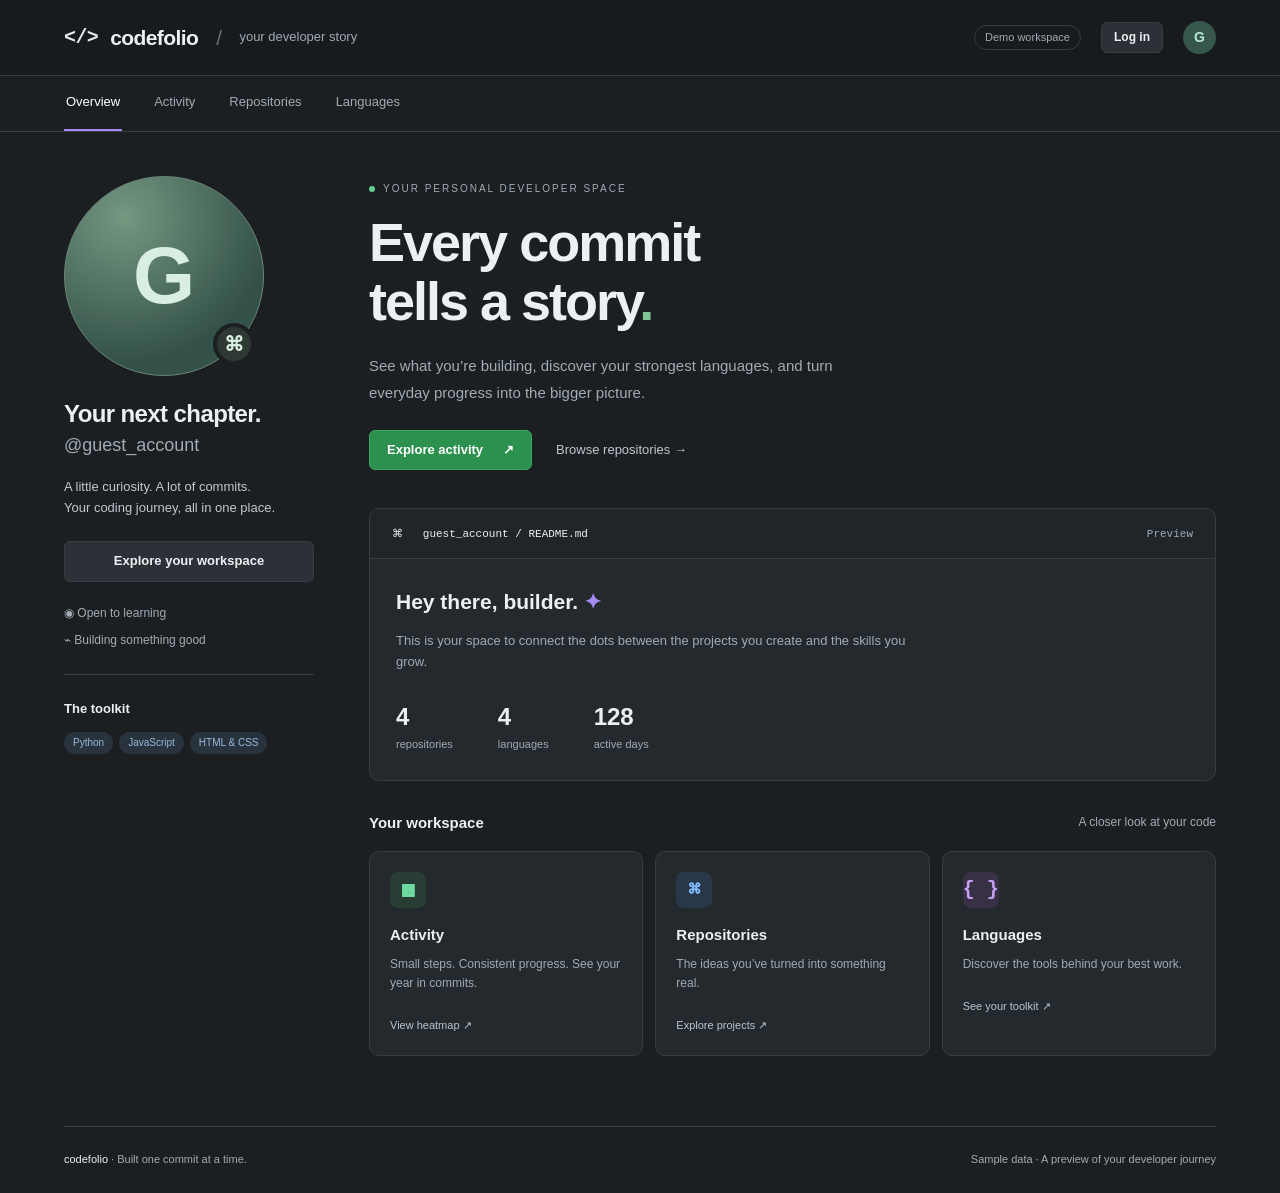
<file: index.html>
<!DOCTYPE html>
<html lang="en">
<head>
<meta charset="UTF-8">
<meta name="viewport" content="width=device-width, initial-scale=1.0"><title>Overview · Codefolio</title>
<link rel="stylesheet" href="styles/main.css">
<link rel="stylesheet" href="styles/home_page.css">
<script src="scripts/accessing_session.js" defer></script>
<script src="scripts/length_systems.js"></script>
    <script>
        //waiting for the page and session script to finish loading
        document.addEventListener("DOMContentLoaded", () => {
            changing_header_logo();

            //changing the big letter and username
            document.getElementById("main_logo").textContent = firstLetter();
            document.getElementById("username").textContent = "@" + gettingUserInfo();
            document.getElementById("username-readme").textContent = gettingUserInfo();

            //changing the langauges
            document.getElementById("language").textContent = lengthOfLOrR("l");

            //changing the repositoires
            document.getElementById("repo").textContent = lengthOfLOrR("r");
        });
    </script>
</head>
<body class="home"><a class="skip" href="#main">Skip to content</a>
<header class="topbar">
    <a class="brand" href="index.html">
        <span class="brand-icon" aria-hidden="true">&lt;/&gt;</span> codefolio
        <span class="brand-divider">/</span>
        <span class="brand-sub">your developer story</span>
    </a>
    <span class="demo-badge">Demo workspace</span>
    <a class="button secondary auth-link" href="login.html" id="login-button">Log in</a>
    <a class="avatar" id="avatar" href="index.html" aria-label="Go to overview">Y</a>
</header>
<div class="nav-wrap">
<nav aria-label="Main navigation"><a href="index.html" aria-current="page">Overview</a><a href="heatmap.html">Activity</a><a href="repositories.html">Repositories</a><a href="languages.html">Languages</a>
</nav>
</div>
<main id="main">
<div class="home-layout">
<aside class="profile">
<div class="profile-avatar" aria-hidden="true"><div id="main_logo">Y</div><span>⌘</span>
</div>
<h1>Your next chapter.</h1>
<p class="handle" id="username">@your-username</p>
<p class="profile-bio">A little curiosity. A lot of commits.<br>Your coding journey, all in one place.</p><a class="button secondary full" href="#explore">Explore your workspace</a>
<div class="profile-meta"><span>◉ Open to learning</span><span>⌁ Building something good</span>
</div>
<div class="profile-rule">
</div>
<h2 class="small-heading">The toolkit</h2>
<div class="chips"><span>Python</span><span>JavaScript</span><span>HTML &amp; CSS</span>
</div>
</aside>
<section class="overview">
<div class="intro-label"><span class="status-dot"></span> YOUR PERSONAL DEVELOPER SPACE</div>
<h2 class="hero-title">Every commit<br>tells a story<span>.</span>
</h2>
<p class="hero-description">See what you’re building, discover your strongest languages, and turn everyday progress into the bigger picture.</p>
<div class="hero-actions"><a class="button primary" href="heatmap.html">Explore activity <span aria-hidden="true">↗</span></a><a class="text-link" href="repositories.html">Browse repositories →</a>
</div>
<div class="readme panel">
<div class="panel-header"><span>⌘ &nbsp; <span id="username-readme">your-username</span> / README.md</span><span class="muted">Preview</span>
</div>
<div class="readme-body">
<h3>Hey there, builder. <span aria-hidden="true">✦</span>
</h3>
<p>This is your space to connect the dots between the projects you create and the skills you grow.</p>
<div class="readme-stats">
<div><strong id="repo"></strong><span>repositories</span>
</div>
<div><strong id="language"></strong><span>languages</span>
</div>
<div><strong>128</strong><span>active days</span>
</div>
</div>
</div>
</div>
<div class="section-title" id="explore">
<h3>Your workspace</h3><span class="muted">A closer look at your code</span>
</div>
<div class="workspace-grid"><a class="workspace-card panel" href="heatmap.html"><span class="tile-icon green">▦</span>
<h3>Activity</h3>
<p>Small steps. Consistent progress. See your year in commits.</p><span class="card-link">View heatmap ↗</span></a><a class="workspace-card panel" href="repositories.html"><span class="tile-icon blue">⌘</span>
<h3>Repositories</h3>
<p>The ideas you’ve turned into something real.</p><span class="card-link">Explore projects ↗</span></a><a class="workspace-card panel" href="languages.html"><span class="tile-icon purple">{ }</span>
<h3>Languages</h3>
<p>Discover the tools behind your best work.</p><span class="card-link">See your toolkit ↗</span></a>
</div>
</section>
</div>
</main>
<footer><span>codefolio <span class="muted">· Built one commit at a time.</span></span><span>Sample data · A preview of your developer journey</span>
</footer>
</body>
</html>
</file>
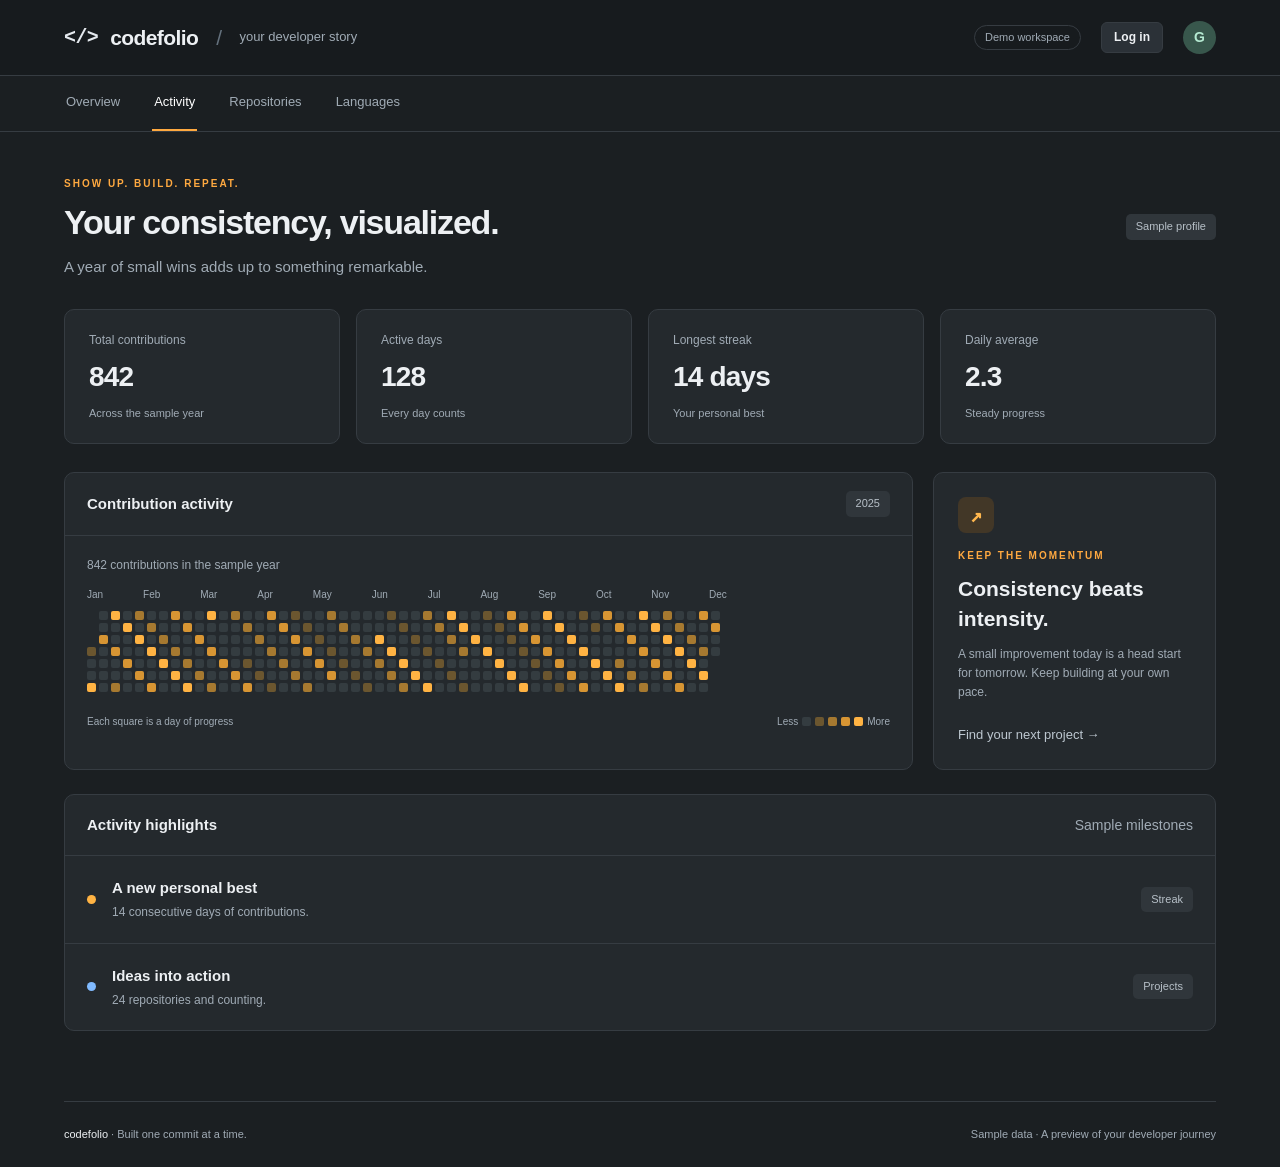
<file: heatmap.html>
<!DOCTYPE html>
<html lang="en">
<head>
<meta charset="UTF-8">
<meta name="viewport" content="width=device-width, initial-scale=1.0"><title>Activity · Codefolio</title>
<link rel="stylesheet" href="styles/main.css">
<link rel="stylesheet" href="styles/heatmap.css">
<script src="scripts/app.js" defer>
</script>
    <script src="scripts/accessing_session.js" defer></script>
<!--    when the dom loads-->
    <script>
        document.addEventListener("DOMContentLoaded", () => {
            changing_header_logo();
        });
    </script>
</head>
<body class="dashboard"><a class="skip" href="#main">Skip to content</a>
<header class="topbar"><a class="brand" href="index.html"><span class="brand-icon" aria-hidden="true">&lt;/&gt;</span> codefolio<span class="brand-divider">/</span><span class="brand-sub">your developer story</span></a><span class="demo-badge">Demo workspace</span><a class="button secondary auth-link" href="login.html" id="login-button">Log in</a><a class="avatar" id="avatar" href="index.html" aria-label="Go to overview">Y</a>
</header>
<div class="nav-wrap">
<nav aria-label="Main navigation"><a href="index.html">Overview</a><a href="heatmap.html" aria-current="page">Activity</a><a href="repositories.html">Repositories</a><a href="languages.html">Languages</a>
</nav>
</div>
<main id="main">
<div class="page-heading">
<div>
<p class="eyebrow">SHOW UP. BUILD. REPEAT.</p>
<h1>Your consistency, visualized.</h1>
<p class="muted">A year of small wins adds up to something remarkable.</p>
</div><span class="sample-label">Sample profile</span>
</div>
<div class="stats-grid">
<div class="panel stat"><span>Total contributions</span><strong>842</strong><small>Across the sample year</small>
</div>
<div class="panel stat"><span>Active days</span><strong>128</strong><small>Every day counts</small>
</div>
<div class="panel stat"><span>Longest streak</span><strong>14 days</strong><small>Your personal best</small>
</div>
<div class="panel stat"><span>Daily average</span><strong>2.3</strong><small>Steady progress</small>
</div>
</div>
<div class="dashboard-grid">
<section class="panel activity-panel">
<div class="panel-header">
<h2>Contribution activity</h2><span class="pill">2025</span>
</div>
<p class="muted chart-description">842 contributions in the sample year</p>
<div class="heatmap-scroll">
<div class="months" aria-hidden="true"><span>Jan</span><span>Feb</span><span>Mar</span><span>Apr</span><span>May</span><span>Jun</span><span>Jul</span><span>Aug</span><span>Sep</span><span>Oct</span><span>Nov</span><span>Dec</span>
</div>
<div id="heatmap" role="img" aria-label="Sample contribution heatmap for 2025. 842 contributions across 128 active days.">
</div>
</div>
<div class="heatmap-bottom"><span class="muted">Each square is a day of progress</span>
<div class="legend">Less <i></i><i></i><i></i><i></i><i></i> More</div>
</div>
</section>
<aside class="panel insight"><span class="tile-icon amber">↗</span>
<p class="eyebrow">KEEP THE MOMENTUM</p>
<h2>Consistency beats intensity.</h2>
<p class="muted">A small improvement today is a head start for tomorrow. Keep building at your own pace.</p><a class="text-link" href="repositories.html">Find your next project →</a>
</aside>
</div>
<section class="panel recent">
<div class="panel-header">
<h2>Activity highlights</h2><span class="muted">Sample milestones</span>
</div>
<div class="milestone"><span class="milestone-dot"></span>
<div>
<h3>A new personal best</h3>
<p class="muted">14 consecutive days of contributions.</p>
</div><span class="pill">Streak</span>
</div>
<div class="milestone"><span class="milestone-dot blue-bg"></span>
<div>
<h3>Ideas into action</h3>
<p class="muted">24 repositories and counting.</p>
</div><span class="pill">Projects</span>
</div>
</section>
</main>
<footer><span>codefolio <span class="muted">· Built one commit at a time.</span></span><span>Sample data · A preview of your developer journey</span>
</footer>
</body>
</html>
</file>
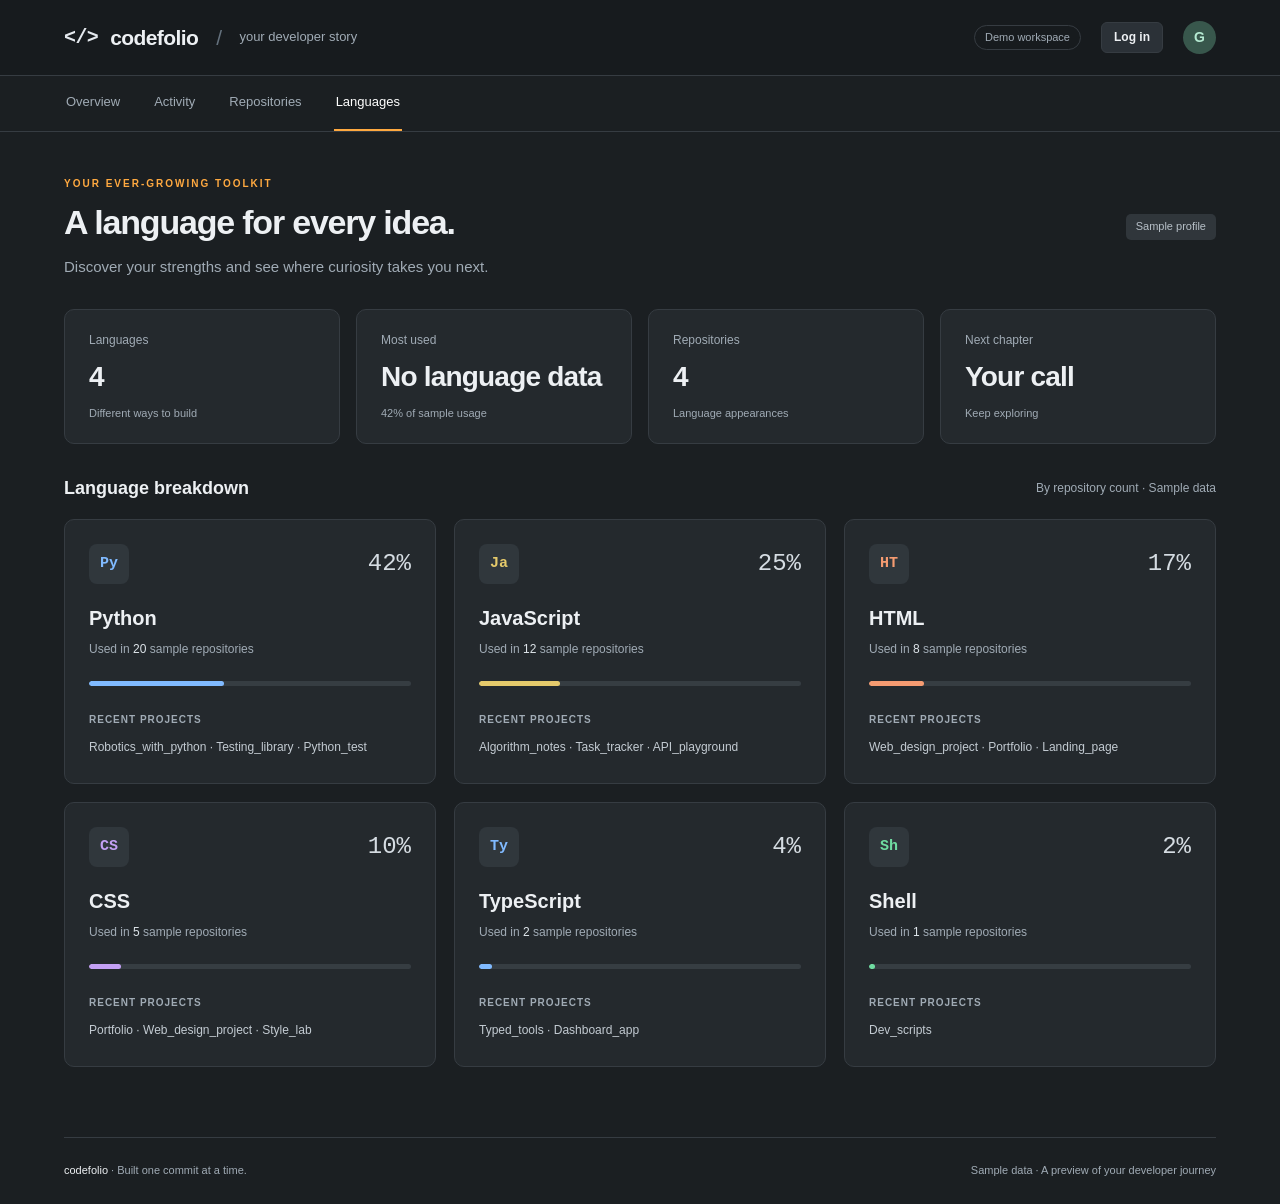
<file: languages.html>
<!DOCTYPE html>
<html lang="en">
<head>
<meta charset="UTF-8">
<meta name="viewport" content="width=device-width, initial-scale=1.0"><title>Languages · Codefolio</title>
<link rel="stylesheet" href="styles/main.css">
<link rel="stylesheet" href="styles/lang.css">
<script src="scripts/app.js" defer>
</script>
    <script src="scripts/accessing_session.js" defer></script>
    <script src="scripts/length_systems.js" defer></script>
    <script src="scripts/most_called.js" defer></script>
    <script>
        document.addEventListener("DOMContentLoaded", () =>{
            changing_header_logo();
            document.getElementById("repo").textContent = lengthOfLOrR("r");
            document.getElementById("lang").textContent = lengthOfLOrR("l");

            //getting the most used langauge
            const most_used_lang = gettingHighestLanguage();
            console.log(most_used_lang);
            document.getElementById("Most_used").textContent = most_used_lang;

        });
    </script>
</head>
<body class="dashboard"><a class="skip" href="#main">Skip to content</a>
<header class="topbar"><a class="brand" href="index.html"><span class="brand-icon" aria-hidden="true">&lt;/&gt;</span> codefolio<span class="brand-divider">/</span><span class="brand-sub">your developer story</span></a><span class="demo-badge">Demo workspace</span><a class="button secondary auth-link" href="login.html" id="login-button">Log in</a><a class="avatar" id="avatar" href="index.html" aria-label="Go to overview">Y</a>
</header>
<div class="nav-wrap">
<nav aria-label="Main navigation"><a href="index.html">Overview</a><a href="heatmap.html">Activity</a><a href="repositories.html">Repositories</a><a href="languages.html" aria-current="page">Languages</a>
</nav>
</div>
<main id="main">
<div class="page-heading">
<div>
<p class="eyebrow">YOUR EVER-GROWING TOOLKIT</p>
<h1>A language for every idea.</h1>
<p class="muted">Discover your strengths and see where curiosity takes you next.</p>
</div><span class="sample-label">Sample profile</span>
</div>
<div class="stats-grid">
<div class="panel stat"><span>Languages</span><strong id="lang"></strong><small>Different ways to build</small>
</div>
<div class="panel stat"><span>Most used</span><strong id="Most_used"></strong><small>42% of sample usage</small>
</div>
<div class="panel stat"><span>Repositories</span><strong id="repo"></strong><small>Language appearances</small>
</div>
<div class="panel stat"><span>Next chapter</span><strong>Your call</strong><small>Keep exploring</small>
</div>
</div>
<div class="section-title">
<h2>Language breakdown</h2><span class="muted">By repository count · Sample data</span>
</div>
<section class="language-grid" aria-label="Language breakdown">
<article class="panel language-card">
<div class="language-card-top"><span class="language-icon blue">Py</span><span class="language-percentage">42%</span>
</div>
<h2>Python</h2>
<p class="muted">Used in <strong>20</strong> sample repositories</p>
<div class="progress"><span class="blue" style="width:42%"></span>
</div>
<h3>Recent projects</h3>
<p class="project-names">Robotics_with_python · Testing_library · Python_test</p>
</article>
<article class="panel language-card">
<div class="language-card-top"><span class="language-icon yellow">Ja</span><span class="language-percentage">25%</span>
</div>
<h2>JavaScript</h2>
<p class="muted">Used in <strong>12</strong> sample repositories</p>
<div class="progress"><span class="yellow" style="width:25%"></span>
</div>
<h3>Recent projects</h3>
<p class="project-names">Algorithm_notes · Task_tracker · API_playground</p>
</article>
<article class="panel language-card">
<div class="language-card-top"><span class="language-icon orange">HT</span><span class="language-percentage">17%</span>
</div>
<h2>HTML</h2>
<p class="muted">Used in <strong>8</strong> sample repositories</p>
<div class="progress"><span class="orange" style="width:17%"></span>
</div>
<h3>Recent projects</h3>
<p class="project-names">Web_design_project · Portfolio · Landing_page</p>
</article>
<article class="panel language-card">
<div class="language-card-top"><span class="language-icon purple">CS</span><span class="language-percentage">10%</span>
</div>
<h2>CSS</h2>
<p class="muted">Used in <strong>5</strong> sample repositories</p>
<div class="progress"><span class="purple" style="width:10%"></span>
</div>
<h3>Recent projects</h3>
<p class="project-names">Portfolio · Web_design_project · Style_lab</p>
</article>
<article class="panel language-card">
<div class="language-card-top"><span class="language-icon blue">Ty</span><span class="language-percentage">4%</span>
</div>
<h2>TypeScript</h2>
<p class="muted">Used in <strong>2</strong> sample repositories</p>
<div class="progress"><span class="blue" style="width:4%"></span>
</div>
<h3>Recent projects</h3>
<p class="project-names">Typed_tools · Dashboard_app</p>
</article>
<article class="panel language-card">
<div class="language-card-top"><span class="language-icon green">Sh</span><span class="language-percentage">2%</span>
</div>
<h2>Shell</h2>
<p class="muted">Used in <strong>1</strong> sample repositories</p>
<div class="progress"><span class="green" style="width:2%"></span>
</div>
<h3>Recent projects</h3>
<p class="project-names">Dev_scripts</p>
</article>
</section>
</main>
<footer><span>codefolio <span class="muted">· Built one commit at a time.</span></span><span>Sample data · A preview of your developer journey</span>
</footer>
</body>
</html>
</file>
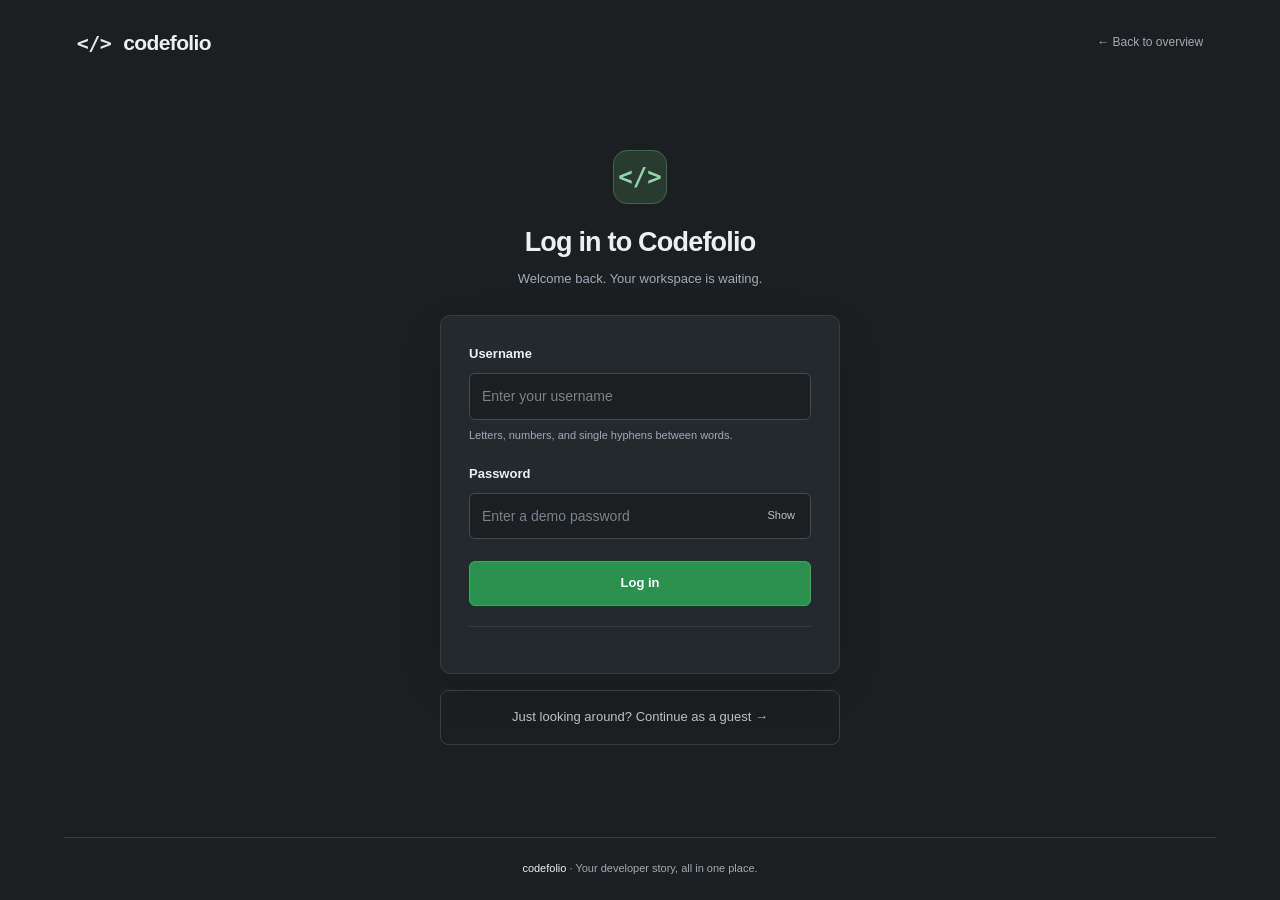
<file: login.html>
<!DOCTYPE html>
<html lang="en">
<head>
    <meta charset="UTF-8">
    <meta name="viewport" content="width=device-width, initial-scale=1.0">
    <title>Log in · Codefolio</title>
    <link rel="stylesheet" href="styles/main.css">
<!--    <script src="scripts/app.js" defer></script>-->
    <script src="scripts/login.js" defer></script>
    <style>
        body { min-height: 100svh; background-color: #1B1F22; display: flex; flex-direction: column; }
        .login-header { padding: 26px 6%; display: flex; justify-content: space-between; align-items: center; gap: 20px; }
        .login-header .brand { font-size: 21px; }
        .back-link { font-size: 12px; color: var(--muted); }
        .back-link:hover, .guest-link:hover { color: white; }
        main.login-main { width: 100%; max-width: 440px; min-height: auto; padding: 32px 20px 60px; margin: auto; }
        .login-heading { text-align: center; margin-bottom: 26px; }
        .login-symbol { width: 54px; height: 54px; margin: 0 auto 22px; display: grid; place-items: center; border: 1px solid #45634e; border-radius: 14px; background: #293b30; color: #8fd5a8; font: 700 24px monospace; }
        .login-heading h1 { font-size: 27px; letter-spacing: -.8px; margin-bottom: 10px; }
        .login-heading p { font-size: 13px; color: var(--muted); }
        .login-card { padding: 28px; box-shadow: 0 16px 45px #00000018; }
        .field { margin-bottom: 20px; }
        .field label { display: block; font-size: 13px; font-weight: 600; margin-bottom: 8px; }
        .field input { display: block; width: 100%; min-width: 0; border: 1px solid #424b53; border-radius: 6px; background: #1B1F22; color: var(--text); padding: 11px 12px; font: inherit; font-size: 14px; }
        .field input::placeholder { color: #78848e; }
        .field input:focus { border-color: #6db88a; outline: 2px solid #6db88a33; outline-offset: 1px; }
        .field-help { margin-top: 7px; font-size: 11px; color: var(--muted); }
        .password-wrap { position: relative; }
        .password-wrap input { padding-right: 65px; }
        .password-toggle { position: absolute; right: 10px; top: 50%; transform: translateY(-50%); border: 0; background: transparent; color: #b7c5be; cursor: pointer; font-size: 11px; padding: 6px; }
        .sign-in { cursor: pointer; padding: 11px; color: white; margin-top: 2px; }
        button:focus-visible { outline: 2px solid #82c69b; outline-offset: 4px; }
        .login-error { color: #ffb5b5; font-size: 12px; margin-top: 14px; }
        .demo-note { margin-top: 20px; padding-top: 18px; border-top: 1px solid var(--border); font-size: 11px; line-height: 1.8; color: var(--muted); }
        .demo-note strong { color: #d0d9d3; font-weight: 500; }
        .guest-link { display: block; text-align: center; padding: 16px; margin-top: 16px; border: 1px solid var(--border); border-radius: 8px; font-size: 13px; color: #b7c5be; }
        .login-footer { justify-content: center; text-align: center; font-size: 11px; padding: 22px 0; }
        @media (max-width: 480px) { .login-header { padding: 20px; } .login-header .brand { font-size: 18px; } .login-card { padding: 24px; } main.login-main { padding-top: 22px; } }
        @media (prefers-reduced-motion: reduce) { html { scroll-behavior: auto; } .button { transition: none; } .button:hover { transform: none; } }
    </style>
</head>
<body>
    <a class="skip" href="#main">Skip to content</a>
    <header class="login-header">
        <a class="brand" href="index.html"><span class="brand-icon" aria-hidden="true">&lt;/&gt;</span> codefolio</a>
        <a class="back-link" href="index.html">← Back to overview</a>
    </header>
    <main id="main" class="login-main">
        <div class="login-heading">
            <div class="login-symbol" aria-hidden="true">&lt;/&gt;</div>
            <h1>Log in to Codefolio</h1>
            <p>Welcome back. Your workspace is waiting.</p>
        </div>
        <section class="panel login-card" aria-label="Login form">
            <form id="demo-login" action="index.html" method="get" onsubmit="event.preventDefault();">
                <div class="field">
                    <label for="login-username">Username</label>
                    <input id="login-username" type="text" autocomplete="username" placeholder="Enter your username" required maxlength="39" pattern="[A-Za-z0-9]+(-[A-Za-z0-9]+)*" aria-describedby="username-help login-note" spellcheck="false" autocapitalize="none">
                    <p id="username-help" class="field-help">Letters, numbers, and single hyphens between words.</p>
                </div>
                <div class="field">
                    <label for="login-password">Password</label>
                    <div class="password-wrap">
                        <input id="login-password" type="password" autocomplete="off" placeholder="Enter a demo password" required aria-describedby="login-note">
                        <button id="password-toggle" class="password-toggle" type="button" aria-label="Show password" aria-controls="login-password" aria-pressed="false">Show</button>
                    </div>
                </div>
                <button class="button primary full sign-in" type="submit" id="submit-button">Log in</button>
                <p id="login-error" class="login-error" role="alert" hidden></p>
            </form>
            <p id="login-note" class="demo-note"></p>
            <noscript><p class="demo-note">JavaScript is needed for demo sign-in. You can still continue as a guest below.</p></noscript>
        </section>
        <a class="guest-link" href="index.html">Just looking around? Continue as a guest →</a>
    </main>
    <footer class="login-footer"><span>codefolio <span class="muted">· Your developer story, all in one place.</span></span></footer>
    <script>
        // login.js saves "username" only after a successful account match.
        // Watch for that result instead of navigating on every form submission.
        const loginPageForm = document.querySelector("#demo-login");
        const loginPageButton = document.querySelector("#submit-button");
        let loginSuccessWatcher;

        loginPageButton.addEventListener("click", event => {
            if (!loginPageForm.reportValidity()) {
                event.preventDefault();
                event.stopImmediatePropagation();
                return;
            }

            window.clearInterval(loginSuccessWatcher);
            const attemptedUsername = document.querySelector("#login-username").value;
            try {
                // An old successful login must not approve a new failed attempt.
                sessionStorage.removeItem("username");
                loginSuccessWatcher = window.setInterval(() => {
                    if (sessionStorage.getItem("username") === attemptedUsername) {
                        window.clearInterval(loginSuccessWatcher);
                        window.location.assign("index.html");
                    }
                }, 150);
            } catch {
                event.preventDefault();
                event.stopImmediatePropagation();
                document.querySelector("#login-note").textContent =
                    "Browser session storage is unavailable. Enable it to test login.";
            }
        }, { capture: true });

        const passwordInput = document.querySelector("#login-password");
        const passwordToggle = document.querySelector("#password-toggle");
        passwordToggle.addEventListener("click", () => {
            const show = passwordInput.type === "password";
            passwordInput.type = show ? "text" : "password";
            passwordToggle.textContent = show ? "Hide" : "Show";
            passwordToggle.setAttribute("aria-label", show ? "Hide password" : "Show password");
            passwordToggle.setAttribute("aria-pressed", String(show));
        });
    </script>
</body>
</html>
</file>
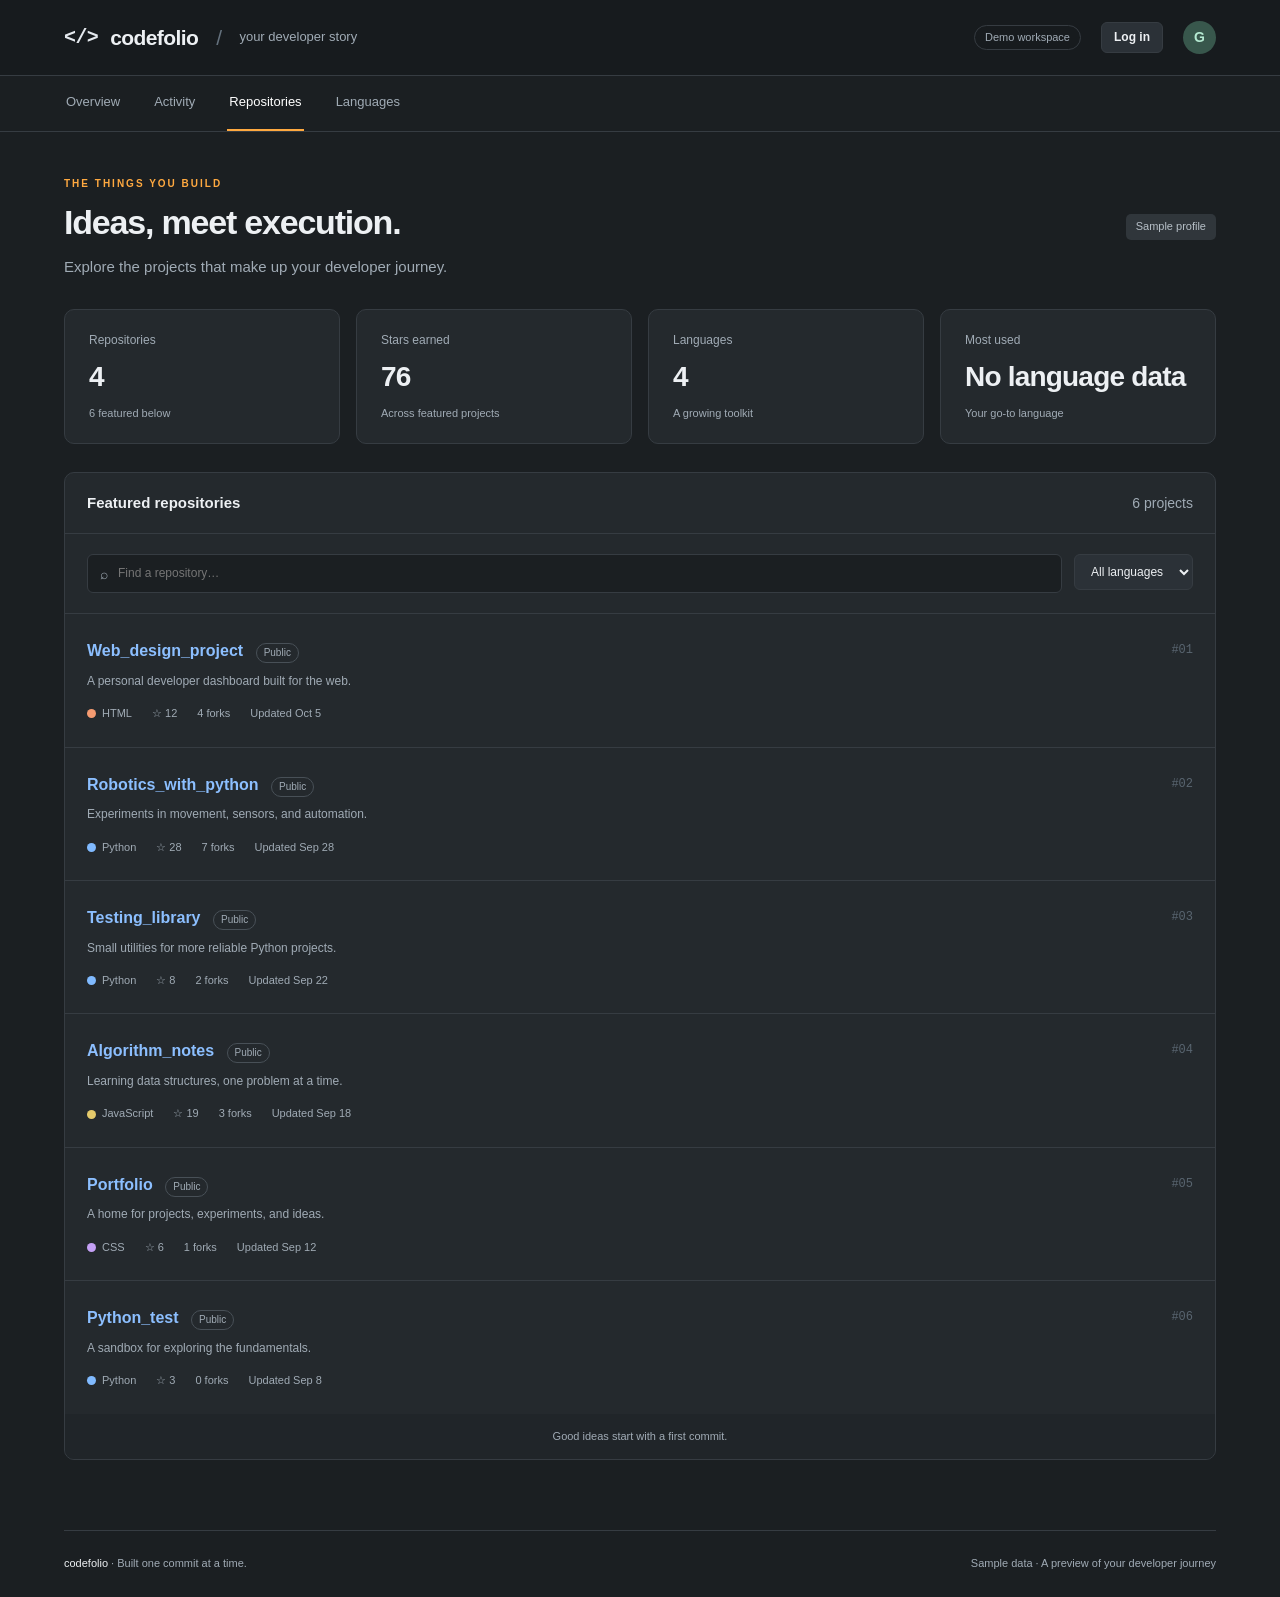
<file: repositories.html>
<!DOCTYPE html>
<html lang="en">
<head>
<meta charset="UTF-8">
<meta name="viewport" content="width=device-width, initial-scale=1.0"><title>Repositories · Codefolio</title>
<link rel="stylesheet" href="styles/main.css">
<link rel="stylesheet" href="styles/repos.css">
<script src="scripts/app.js" defer>
</script>
    <script src="scripts/accessing_session.js" defer></script>
    <script src="scripts/length_systems.js" defer></script>
    <script src="scripts/most_called.js" defer></script>
    <script>
        document.addEventListener("DOMContentLoaded", () =>{
           changing_header_logo();
           document.getElementById("repo").textContent = lengthOfLOrR("r");
           document.getElementById("lang").textContent = lengthOfLOrR("l");

           //getting the most used langauge
            const most_used_lang = gettingHighestLanguage();
            console.log(most_used_lang);
            document.getElementById("Most_used").textContent = most_used_lang;

        });
    </script>
</head>
<body class="dashboard"><a class="skip" href="#main">Skip to content</a>
<header class="topbar"><a class="brand" href="index.html"><span class="brand-icon" aria-hidden="true">&lt;/&gt;</span> codefolio<span class="brand-divider">/</span><span class="brand-sub">your developer story</span></a><span class="demo-badge">Demo workspace</span><a class="button secondary auth-link" href="login.html" id="login-button">Log in</a><a class="avatar" id="avatar" href="index.html" aria-label="Go to overview">Y</a>
</header>
<div class="nav-wrap">
<nav aria-label="Main navigation"><a href="index.html">Overview</a><a href="heatmap.html">Activity</a><a href="repositories.html" aria-current="page">Repositories</a><a href="languages.html">Languages</a>
</nav>
</div>
<main id="main">
<div class="page-heading">
<div>
<p class="eyebrow">THE THINGS YOU BUILD</p>
<h1>Ideas, meet execution.</h1>
<p class="muted">Explore the projects that make up your developer journey.</p>
</div><span class="sample-label">Sample profile</span>
</div>
<div class="stats-grid">
<div class="panel stat"><span>Repositories</span><strong id="repo"></strong><small>6 featured below</small>
</div>
<div class="panel stat"><span>Stars earned</span><strong>76</strong><small>Across featured projects</small>
</div>
<div class="panel stat"><span>Languages</span><strong id="lang"></strong><small>A growing toolkit</small>
</div>
<div class="panel stat"><span>Most used</span><strong id="Most_used"></strong><small>Your go-to language</small>
</div>
</div>
<section class="panel repository-panel">
<div class="panel-header">
<h2>Featured repositories</h2><span class="muted" id="result-count">6 projects</span>
</div>
<div class="filters"><label class="search-label"><span aria-hidden="true">⌕</span><input id="repo-search" type="search" placeholder="Find a repository…" aria-label="Search repositories"></label><label class="select-label"><span class="sr-only">Filter by language</span><select id="language-filter"><option value="all">All languages</option><option value="python">Python</option><option value="javascript">JavaScript</option><option value="html">HTML</option><option value="css">CSS</option></select></label>
</div>
<div id="repo-list">
<article class="repo-row" data-language="html" data-search="web_design_project a personal developer dashboard built for the web.">
<div>
<h2>Web_design_project <span class="visibility">Public</span>
</h2>
<p>A personal developer dashboard built for the web.</p>
<div class="repo-meta"><span><i class="language-dot orange"></i>HTML</span><span aria-label="12 stars">☆ 12</span><span>4 forks</span><span>Updated Oct 5</span>
</div>
</div><span class="repo-rank">#01</span>
</article>
<article class="repo-row" data-language="python" data-search="robotics_with_python experiments in movement, sensors, and automation.">
<div>
<h2>Robotics_with_python <span class="visibility">Public</span>
</h2>
<p>Experiments in movement, sensors, and automation.</p>
<div class="repo-meta"><span><i class="language-dot blue"></i>Python</span><span aria-label="28 stars">☆ 28</span><span>7 forks</span><span>Updated Sep 28</span>
</div>
</div><span class="repo-rank">#02</span>
</article>
<article class="repo-row" data-language="python" data-search="testing_library small utilities for more reliable python projects.">
<div>
<h2>Testing_library <span class="visibility">Public</span>
</h2>
<p>Small utilities for more reliable Python projects.</p>
<div class="repo-meta"><span><i class="language-dot blue"></i>Python</span><span aria-label="8 stars">☆ 8</span><span>2 forks</span><span>Updated Sep 22</span>
</div>
</div><span class="repo-rank">#03</span>
</article>
<article class="repo-row" data-language="javascript" data-search="algorithm_notes learning data structures, one problem at a time.">
<div>
<h2>Algorithm_notes <span class="visibility">Public</span>
</h2>
<p>Learning data structures, one problem at a time.</p>
<div class="repo-meta"><span><i class="language-dot yellow"></i>JavaScript</span><span aria-label="19 stars">☆ 19</span><span>3 forks</span><span>Updated Sep 18</span>
</div>
</div><span class="repo-rank">#04</span>
</article>
<article class="repo-row" data-language="css" data-search="portfolio a home for projects, experiments, and ideas.">
<div>
<h2>Portfolio <span class="visibility">Public</span>
</h2>
<p>A home for projects, experiments, and ideas.</p>
<div class="repo-meta"><span><i class="language-dot purple"></i>CSS</span><span aria-label="6 stars">☆ 6</span><span>1 forks</span><span>Updated Sep 12</span>
</div>
</div><span class="repo-rank">#05</span>
</article>
<article class="repo-row" data-language="python" data-search="python_test a sandbox for exploring the fundamentals.">
<div>
<h2>Python_test <span class="visibility">Public</span>
</h2>
<p>A sandbox for exploring the fundamentals.</p>
<div class="repo-meta"><span><i class="language-dot blue"></i>Python</span><span aria-label="3 stars">☆ 3</span><span>0 forks</span><span>Updated Sep 8</span>
</div>
</div><span class="repo-rank">#06</span>
</article>
</div>
<p id="empty-results" class="empty" hidden>No repositories match. Try another search or language.</p>
<div class="list-footer">Good ideas start with a first commit.</div>
</section>
</main>
<footer><span>codefolio <span class="muted">· Built one commit at a time.</span></span><span>Sample data · A preview of your developer journey</span>
</footer>
</body>
</html>
</file>
<file: styles/main.css>
*{box-sizing:border-box} :root{color-scheme:dark;--bg:#1B1F22;--panel:#24292d;--border:#363c42;--text:#edf0f3;--muted:#a0abb5;--accent:#ffa940}html{scroll-behavior:smooth}body{margin:0;background-color:#1B1F22;color:var(--text);font:14px/1.6 -apple-system,BlinkMacSystemFont,"Segoe UI",Arial,sans-serif}a{color:inherit;text-decoration:none}button,input,select{font:inherit}a,input,select{outline-offset:5px}a:focus-visible,input:focus-visible,select:focus-visible{outline:2px solid #ffa940}h1,h2,h3,p{margin:0}h1{font-size:34px;line-height:1.2;letter-spacing:-1.2px}h2{font-size:18px}h3{font-size:15px}.muted{color:var(--muted)}.topbar{height:76px;border-bottom:1px solid var(--border);display:flex;align-items:center;padding:0 5%;gap:20px;background:#171b1e}.brand{display:flex;align-items:center;gap:12px;font-size:21px;font-weight:700;letter-spacing:-.6px}.brand-icon{font:700 20px monospace;color:#e4e9ee}.brand-divider{font-weight:400;color:#64717d;margin:0 6px}.brand-sub{font-size:13px;font-weight:400;letter-spacing:0;color:var(--muted)}.demo-badge{margin-left:auto;font-size:11px;border:1px solid var(--border);border-radius:20px;padding:3px 10px;color:var(--muted)}.avatar{height:33px;width:33px;display:grid;place-items:center;border-radius:50%;background:#38574c;color:#b4e9d1;font-weight:700}.nav-wrap{border-bottom:1px solid var(--border);padding:0 5%}nav{display:flex;gap:30px;overflow:auto}nav a{padding:16px 2px;white-space:nowrap;color:var(--muted);border-bottom:2px solid transparent;font-size:13px}nav a:hover{color:#fff}nav a[aria-current]{color:#fff;border-color:var(--accent)}main{max-width:1320px;margin:auto;padding:44px 5% 70px;min-height:75vh}.panel{background:var(--panel);border:1px solid var(--border);border-radius:10px;overflow:hidden}.panel-header{display:flex;align-items:center;justify-content:space-between;padding:18px 22px;border-bottom:1px solid var(--border);gap:12px}.panel-header h2{font-size:15px}.button{display:inline-flex;align-items:center;justify-content:center;gap:20px;border:1px solid var(--border);padding:9px 17px;border-radius:6px;font-size:13px;font-weight:600;transition:background .2s,transform .2s}.button:hover{transform:translateY(-1px)}.primary{background:#2c914e;border-color:#3da65e;color:#fff}.primary:hover{background:#34a259}.secondary{background:#2b3137}.secondary:hover{background:#343d45}.full{width:100%}.text-link{color:#bdc7d0;font-size:13px}.text-link:hover{color:#fff}.page-heading{display:flex;justify-content:space-between;align-items:center;gap:20px;margin-bottom:30px}.page-heading .muted{margin-top:12px;font-size:15px}.eyebrow{color:var(--accent);font-size:10px;letter-spacing:2px;font-weight:700;margin-bottom:10px}.sample-label,.pill{font-size:11px;white-space:nowrap;padding:4px 10px;border-radius:5px;background:#30363b;color:#b7c0c8}.stats-grid{display:grid;grid-template-columns:repeat(4,1fr);gap:16px;margin-bottom:28px}.stat{padding:21px 24px;display:flex;flex-direction:column}.stat>span{color:var(--muted);font-size:12px}.stat strong{font-size:28px;letter-spacing:-.8px;margin:5px 0}.stat small{color:var(--muted);font-size:11px}.section-title{display:flex;justify-content:space-between;align-items:center;margin:30px 0 16px;gap:16px}.section-title .muted{font-size:12px}.tile-icon{display:inline-grid;place-items:center;width:36px;height:36px;border-radius:8px;font:600 20px monospace;margin-bottom:15px}.green{color:#6fdca1}.blue{color:#80baff}.purple{color:#c4a0f5}.orange{color:#f59b71}.yellow{color:#e5ca6b}.amber{color:#ffb74e}.tile-icon.green{background:#283e34}.tile-icon.blue{background:#283848}.tile-icon.purple{background:#383044}.tile-icon.amber{background:#423727}footer{margin:0 5%;padding:24px 0;border-top:1px solid var(--border);display:flex;justify-content:space-between;gap:16px;font-size:11px;color:var(--muted)}footer>span:first-child{color:#edf0f3}.skip{position:absolute;top:-100px;padding:10px;background:var(--panel);z-index:10}.skip:focus{top:10px}.sr-only{position:absolute;width:1px;height:1px;padding:0;margin:-1px;overflow:hidden;clip:rect(0,0,0,0);white-space:nowrap;border:0}[hidden]{display:none!important}@media(max-width:800px){.brand-sub,.brand-divider{display:none}.stats-grid{grid-template-columns:repeat(2,1fr)}h1{font-size:28px}.page-heading{align-items:flex-start}.sample-label{display:none}main{padding-top:30px}footer{flex-direction:column}nav{gap:24px}}@media(max-width:420px){.topbar{gap:12px}.brand{font-size:18px}.demo-badge{font-size:10px}.stat{padding:16px}.stat strong{font-size:24px}.section-title{align-items:flex-start;flex-direction:column}}

.auth-link{white-space:nowrap;padding:5px 12px;font-size:12px}.topbar .avatar{flex-shrink:0}.session-notice{padding:12px 16px;margin-bottom:24px;border:1px solid #3b5b48;background:#22372a;border-radius:8px;color:#bfe0ca;font-size:13px}.logout-button{color:var(--text);cursor:pointer}.logout-button:focus-visible{outline:2px solid #82c69b;outline-offset:4px}@media(max-width:550px){.topbar .demo-badge{display:none}.topbar .auth-link{margin-left:auto}.topbar{gap:12px}}
.topbar .demo-badge{max-width:240px;overflow:hidden;text-overflow:ellipsis;white-space:nowrap}.topbar .brand{flex-shrink:0}
</file>
<file: styles/home_page.css>
.home{--accent:#a38bf3}.home-layout{display:grid;grid-template-columns:250px minmax(0,1fr);gap:55px}.profile-avatar{height:200px;width:200px;border-radius:50%;background:radial-gradient(circle at 30% 20%,#749780,#335148 70%);border:1px solid #6b8878;display:grid;place-items:center;font-size:80px;font-weight:600;color:#d8eee1;position:relative;margin-bottom:24px}.profile-avatar span{position:absolute;bottom:10px;right:8px;border:4px solid var(--bg);background:#2f3934;height:42px;width:42px;border-radius:50%;display:grid;place-items:center;font-size:20px}.profile h1{font-size:24px;letter-spacing:-.6px}.handle{font-size:18px;color:var(--muted);margin:2px 0 18px}.profile-bio{color:#c0c8d0;font-size:13px;margin-bottom:22px}.profile-meta{display:flex;flex-direction:column;gap:8px;margin-top:22px;font-size:12px;color:var(--muted)}.profile-rule{border-top:1px solid var(--border);margin:24px 0}.small-heading{font-size:13px;margin-bottom:12px}.chips{display:flex;flex-wrap:wrap;gap:6px}.chips span{font-size:10px;padding:3px 9px;border-radius:20px;background:#29333d;color:#97b9db}.intro-label{font-size:10px;letter-spacing:2px;color:var(--muted);display:flex;align-items:center;gap:8px;margin:5px 0 16px}.status-dot{height:6px;width:6px;border-radius:50%;background:#63cd8c}.hero-title{font-size:54px;line-height:1.1;letter-spacing:-2px;font-weight:650}.hero-title>span{color:#81c497}.hero-description{color:var(--muted);max-width:520px;margin:20px 0 24px;font-size:15px;line-height:1.8}.hero-actions{display:flex;align-items:center;gap:24px;margin-bottom:38px}.readme .panel-header{font:11px monospace;background:#202529}.readme-body{padding:26px}.readme-body h3{font-size:21px;margin-bottom:12px}.readme-body h3 span{color:#a38bf3}.readme-body>p{color:var(--muted);font-size:13px;max-width:520px}.readme-stats{display:flex;gap:45px;margin-top:25px}.readme-stats>div{display:flex;flex-direction:column}.readme-stats strong{font-size:24px;font-weight:600}.readme-stats span{font-size:11px;color:var(--muted)}.workspace-grid{display:grid;grid-template-columns:repeat(3,1fr);gap:12px}.workspace-card{padding:20px;transition:border-color .2s,transform .2s}.workspace-card:hover{border-color:#738378;transform:translateY(-3px)}.workspace-card p{font-size:12px;color:var(--muted);margin:8px 0 20px}.card-link{font-size:11px;color:#b6c5d1}@media(max-width:1000px){.home-layout{gap:30px;grid-template-columns:200px minmax(0,1fr)}.profile-avatar{height:170px;width:170px}.workspace-grid{grid-template-columns:1fr}.hero-title{font-size:44px}}@media(max-width:700px){.home-layout{grid-template-columns:1fr}.profile{display:none}.hero-title{font-size:44px}.workspace-grid{grid-template-columns:1fr}.hero-actions{flex-wrap:wrap;gap:16px}.readme-stats{gap:30px}.intro-label{font-size:9px}}
</file>
<file: styles/heatmap.css>
.dashboard-grid{display:grid;grid-template-columns:minmax(0,3fr) minmax(230px,1fr);gap:20px}.activity-panel{padding-bottom:20px}.chart-description{padding:20px 22px 12px;font-size:12px}.heatmap-scroll{overflow-x:auto;margin:0 22px;padding-bottom:12px}.months{display:flex;justify-content:space-between;width:640px;color:var(--muted);font-size:10px;margin-bottom:8px}#heatmap{display:grid;grid-template-rows:repeat(7,9px);grid-auto-flow:column;grid-auto-columns:9px;gap:3px;width:max-content}.heat-cell{border-radius:2px;background:#343c40}.heat-cell[data-level="1"]{background:#6b562f}.heat-cell[data-level="2"]{background:#a67930}.heat-cell[data-level="3"]{background:#d79533}.heat-cell[data-level="4"]{background:#ffb343}.heatmap-bottom{display:flex;align-items:center;justify-content:space-between;gap:14px;padding:10px 22px 0;font-size:10px}.legend{display:flex;gap:4px;align-items:center;color:var(--muted)}.legend i{width:9px;height:9px;background:#343c40;border-radius:2px}.legend i:nth-of-type(2){background:#6b562f}.legend i:nth-of-type(3){background:#a67930}.legend i:nth-of-type(4){background:#d79533}.legend i:nth-of-type(5){background:#ffb343}.insight{padding:24px}.insight h2{font-size:21px;line-height:1.4;margin-bottom:12px}.insight .muted{font-size:12px;margin-bottom:20px}.recent{margin-top:24px}.milestone{padding:20px 22px;display:flex;align-items:center;gap:16px}.milestone+.milestone{border-top:1px solid var(--border)}.milestone p{font-size:12px;margin-top:3px}.milestone>.pill{margin-left:auto}.milestone-dot{width:9px;height:9px;background:#ffb343;border-radius:50%;flex-shrink:0}.blue-bg{background:#80baff}@media(max-width:1000px){.dashboard-grid{grid-template-columns:1fr}.insight{display:none}}@media(max-width:500px){.heatmap-bottom{align-items:flex-start;flex-direction:column}}
</file>
<file: styles/lang.css>
.language-grid{display:grid;grid-template-columns:repeat(3,minmax(0,1fr));gap:18px}.language-card{padding:24px}.language-card-top{display:flex;align-items:center;justify-content:space-between;margin-bottom:18px}.language-icon{font:600 15px monospace;width:40px;height:40px;border-radius:8px;background:#30373c;display:grid;place-items:center}.language-percentage{font:24px monospace;color:#d5dce2}.language-card h2{font-size:20px;margin-bottom:6px}.language-card>.muted{font-size:12px}.language-card strong{color:#dde4e9;font-weight:500}.progress{height:5px;border-radius:5px;background:#363d42;margin:22px 0 26px;overflow:hidden}.progress span{display:block;height:100%;background:currentColor;border-radius:5px}.language-card h3{font-size:10px;letter-spacing:1px;text-transform:uppercase;color:var(--muted);margin-bottom:8px}.project-names{font-size:12px;line-height:1.9;color:#c3cbd2;overflow-wrap:anywhere}@media(max-width:950px){.language-grid{grid-template-columns:repeat(2,minmax(0,1fr))}}@media(max-width:560px){.language-grid{grid-template-columns:1fr}}
</file>
<file: styles/repos.css>
.filters{display:flex;gap:12px;padding:20px 22px;border-bottom:1px solid var(--border)}.search-label{display:flex;align-items:center;gap:10px;flex:1;background:#1B1F22;border:1px solid var(--border);border-radius:6px;padding:0 12px;color:var(--muted);min-width:0}.search-label input{width:100%;min-width:0;padding:9px 0;background:transparent;border:0;color:var(--text);font-size:12px}.select-label select{background:#2b3137;border:1px solid var(--border);border-radius:6px;color:var(--text);padding:9px 12px;font-size:12px}.repo-row{display:flex;justify-content:space-between;gap:20px;padding:24px 22px}.repo-row+.repo-row{border-top:1px solid var(--border)}.repo-row h2{font-size:16px;color:#8cbfff;overflow-wrap:anywhere}.visibility{font-size:10px;font-weight:400;color:var(--muted);border:1px solid #485057;padding:1px 7px;border-radius:20px;margin-left:8px;display:inline-block}.repo-row p{color:var(--muted);font-size:12px;margin:8px 0 14px}.repo-meta{display:flex;flex-wrap:wrap;gap:20px;font-size:11px;color:var(--muted)}.repo-meta>span:first-child{display:flex;align-items:center;gap:6px}.language-dot{width:9px;height:9px;border-radius:50%;background:currentColor}.repo-rank{color:#596570;font:12px monospace;padding-top:5px}.list-footer{background:#202529;padding:14px;text-align:center;font-size:11px;color:var(--muted)}.empty{padding:40px 20px;text-align:center;color:var(--muted)}@media(max-width:500px){.filters{flex-direction:column}.select-label select{width:100%}.repo-meta{gap:12px}.repo-rank{display:none}}
</file>
